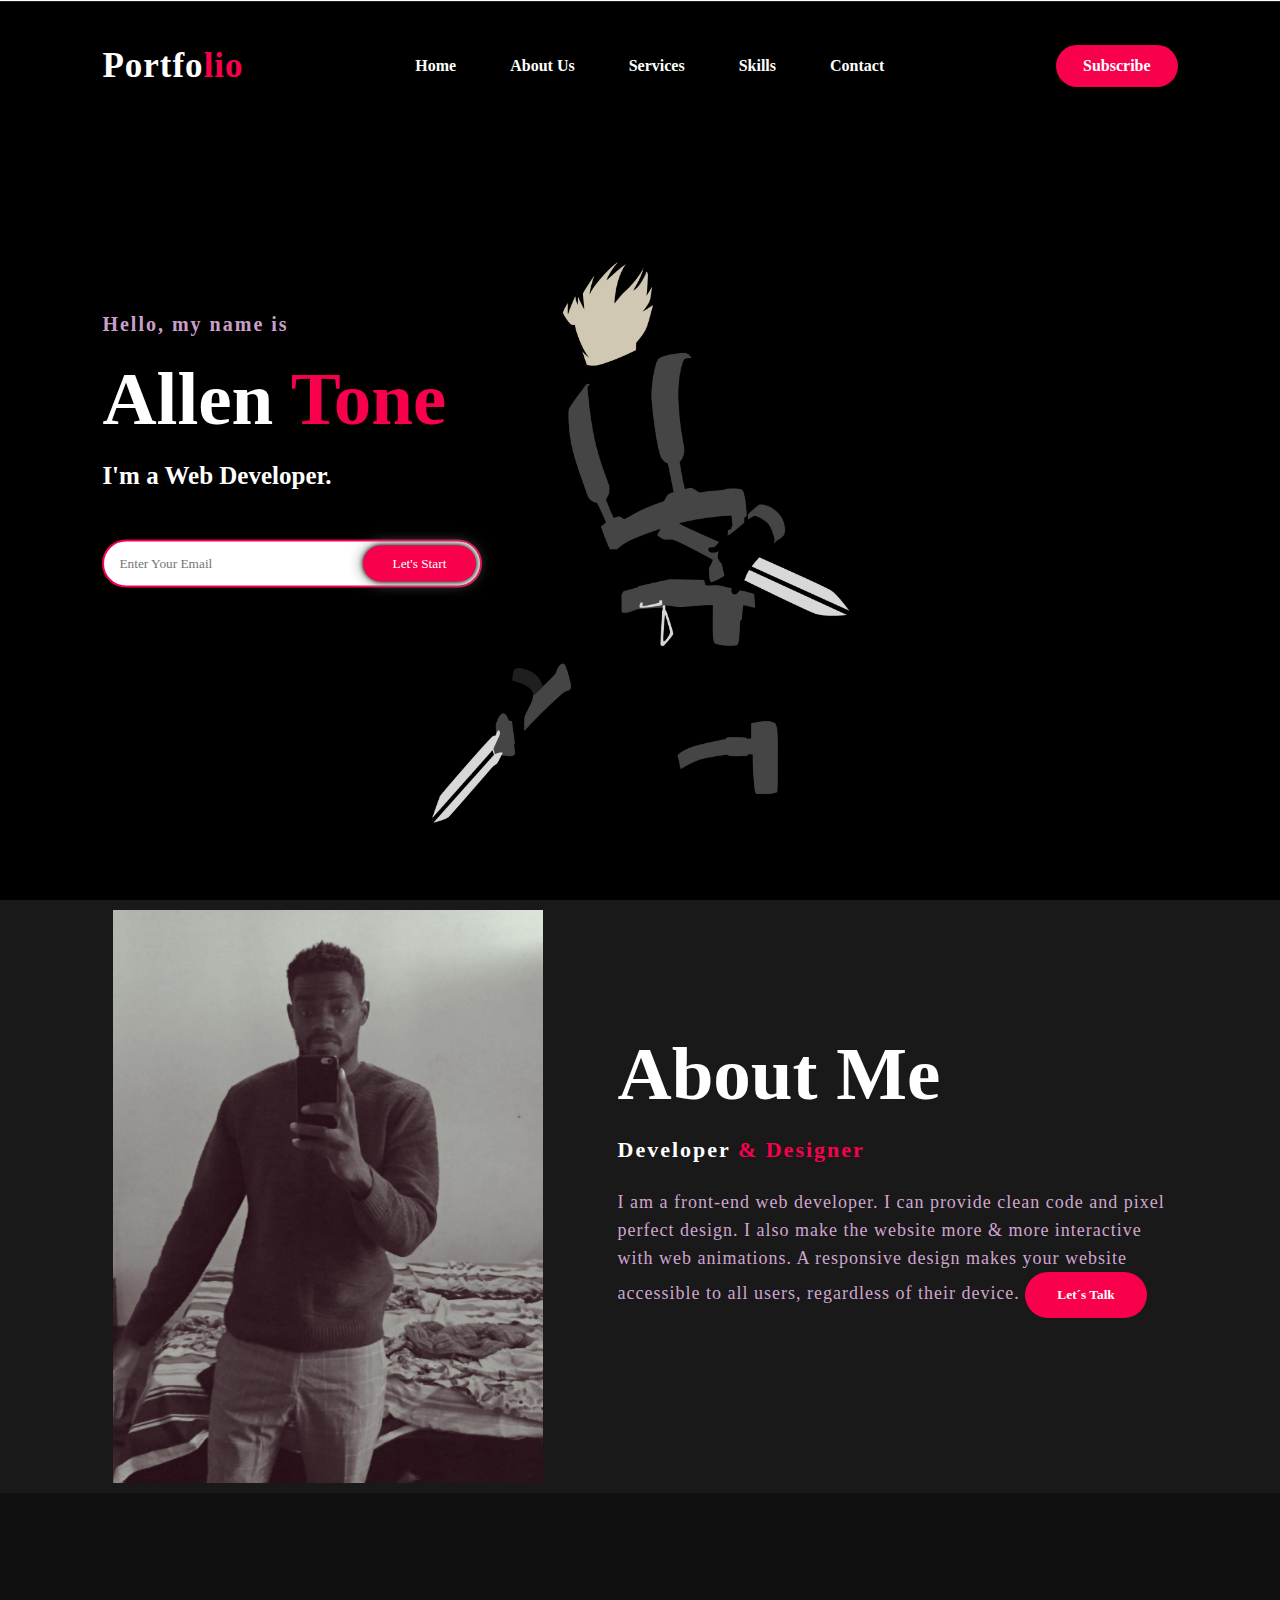
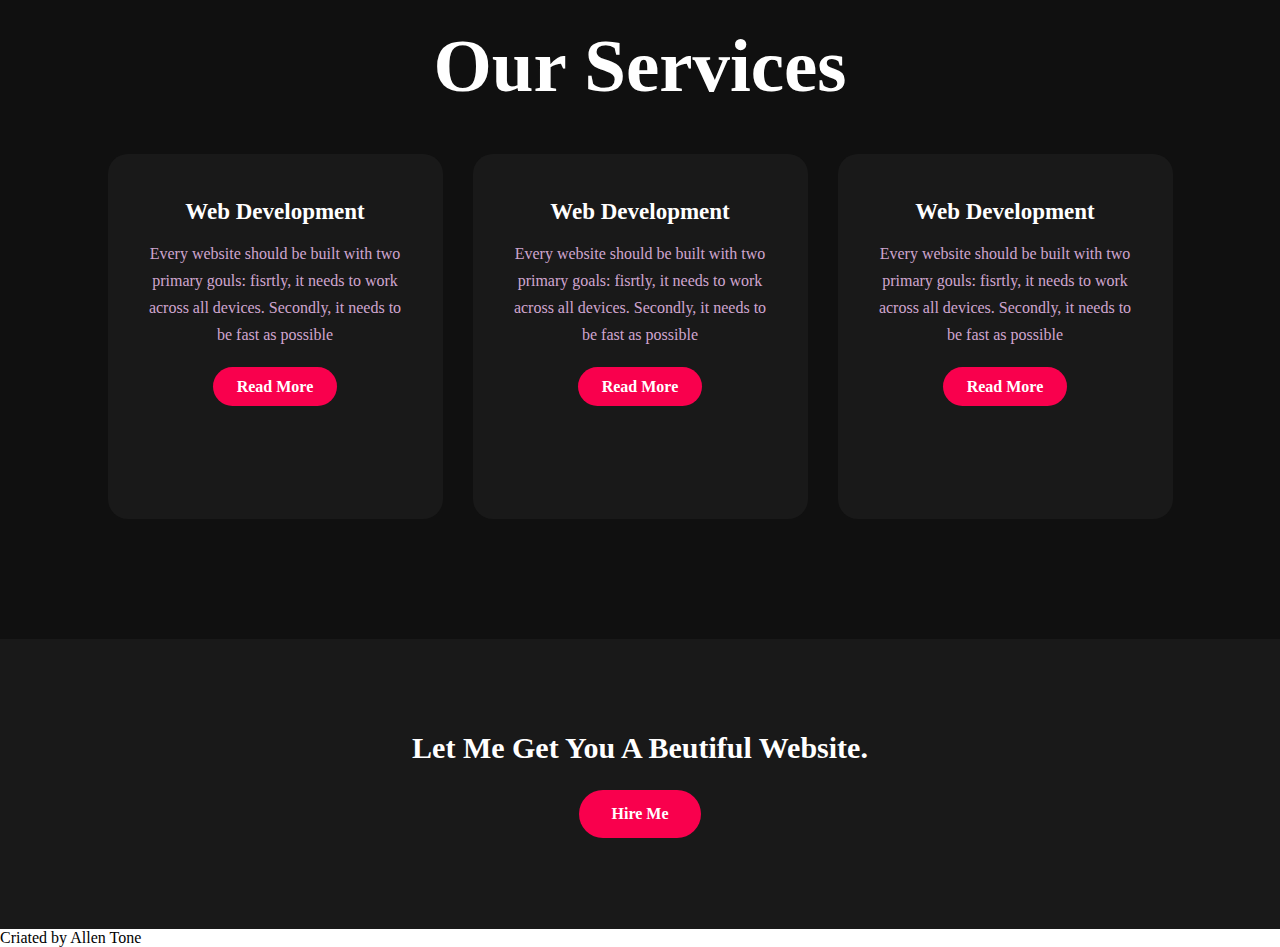
<file: My port/index.html>
<!DOCTYPE html>
<html lang="en">

<head>
    <meta charset="UTF-8">
    <meta http-equiv="X-UA-Compatible" content="IE=edge">
    <meta name="viewport" content="width=device-width, initial-scale=1.0">
    <title>My Portofolio website</title>
    <link rel="stylesheet" href="style.css">
</head>

<body>
    <div class="hero">
        <nav>
            <h2 class=" logo">Portfo<span>lio</span>
            </h2>
            <ul>
                <li>
                    <a href="#">Home </a>
                </li>
                <li>
                    <a href="#">About us</a>
                </li>
                <li>
                    <a href="#">Services</a>
                </li>
                <li>
                    <a href="#">Skills</a>
                </li>
                <li>
                    <a href="#">Contact</a>
                </li>
            </ul>
            <a href="#" class="btn"> Subscribe</a>
        </nav>
        <div class="content">
            <h4>Hello, my name is</h4>
            <h1>Allen <span>Tone</span></h1>
            <h3>I'm a Web Developer.</h3>
            <div class="newslatter">
                <form> <input type="email" name="email" id="mail" placeholder="Enter Your Email"> <input type="submit" name="submit" value="Let's Start"></form>

            </div>
        </div>

    </div>
    <!----- About section satrt----->

    <section class="about">
        <div class="main">
            <img src="imagens/allen.jpg ">
            <div class="about-text">
                <h2>About Me</h2>
                <h5>Developer<span> & Designer</span></h5>
                <p>I am a front-end web developer. I can provide clean code and pixel perfect design. I also make the website more & more interactive with web animations. A responsive design makes your website accessible to all users, regardless of their
                    device.
                    <button type="button">Let´s Talk</button>
                </p>
            </div>
        </div>
    </section>

    <!-----service section start---->

    <div class="service">
        <div class="title">
            <h2>Our Services</h2>
        </div>
        <div class="box">
            <div class="card">

                <i class="fas fa-bars"></i>
                <!--conteúdo baixado da internet  fas fa bars-->
                <h5>Web Development</h5>
                <div class="pra">

                    <p>Every website should be built with two primary gouls: fisrtly, it needs to work across all devices. Secondly, it needs to be fast as possible</p>

                    <p style="text-align: center;">

                        <a class="button" href="#
                ">Read More</a>
                    </p>


                </div>


            </div>


            <div class="card">

                <i class="fas fa-bars"></i>
                <h5>Web Development</h5>
                <div class="pra">

                    <p>Every website should be built with two primary goals: fisrtly, it needs to work across all devices. Secondly, it needs to be fast as possible</p>

                    <p style="text-align: center;">

                        <a class="button" href="#
                ">Read More</a>
                    </p>


                </div>


            </div>



            <div class="card">

                <i class="fas fa-bars"></i>
                <h5>Web Development</h5>
                <div class="pra">

                    <p>Every website should be built with two primary gouls: fisrtly, it needs to work across all devices. Secondly, it needs to be fast as possible</p>

                    <p style="text-align: center;">

                        <a class="button" href="#
                ">Read More</a>
                    </p>


                </div>


            </div>



        </div>
    </div>

    <!--Contact Me -->

    <div class="contact-Me">
        <p>Let Me Get You A Beutiful Website. </p>
        <a class="button-two" href="#">Hire Me</a>
    </div>




</body>
<footer>Criated by Allen Tone</footer>

</html>

</html>
</file>
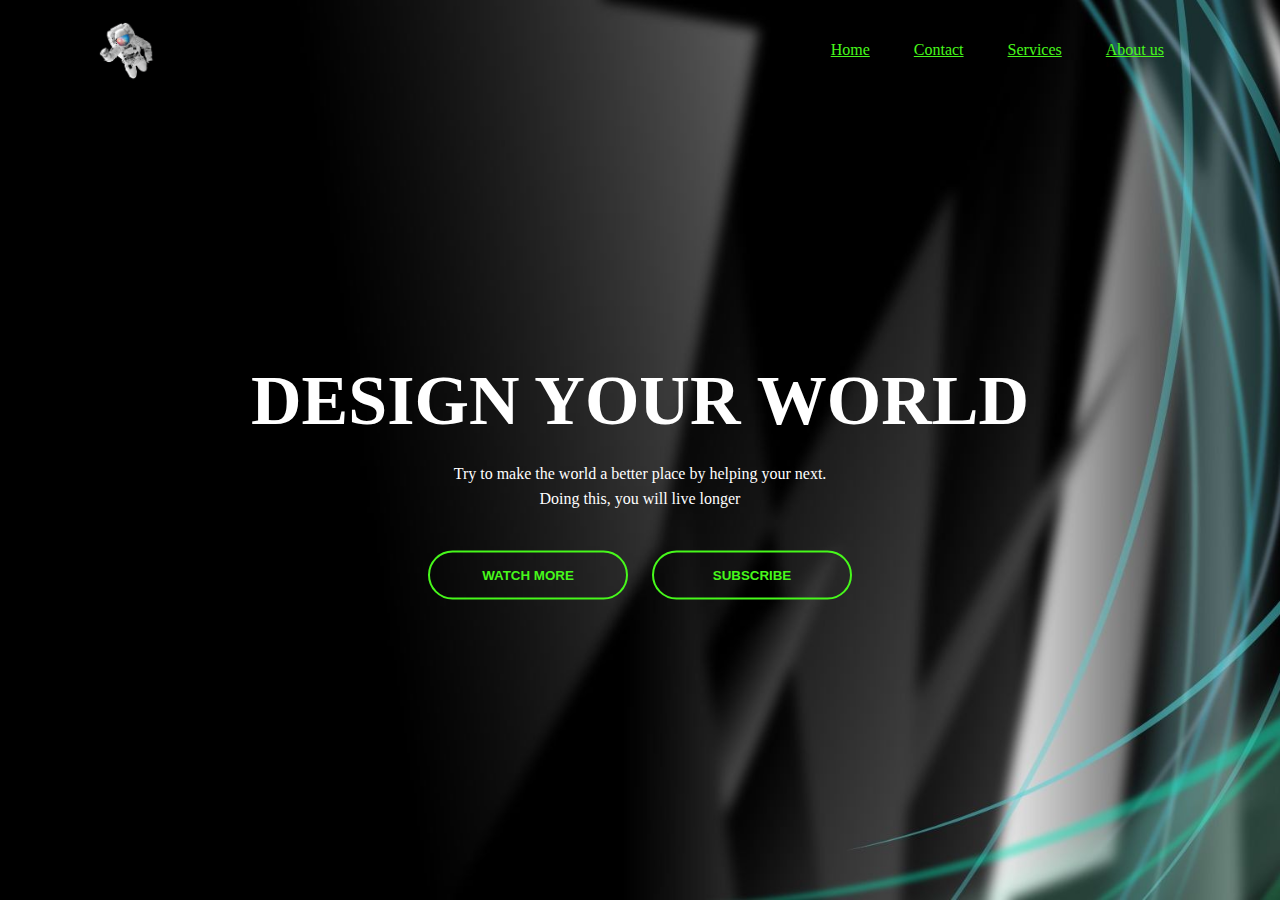
<file: Webpage/index.html>
<!DOCTYPE html>
<html lang="en">

<head>
    <meta charset="UTF-8">
    <meta http-equiv="X-UA-Compatible" content="IE=edge">
    <meta name="viewport" content="width=device-width, initial-scale=1.0">
    <title>Proect Web</title>
    <link rel="stylesheet" href="style.css">
</head>

<body>
    <div class="banner">
        <div class="header">
            <img src="astronauta.png" alt="astro">
            <ul>
                <li><a href="#">Home</a></li>
                <li><a href="#">Contact</a></li>
                <li><a href="#">Services</a></li>
                <li><a href="#">About us</a></li>
            </ul>
        </div>
        <div class="content">
            <h1>DESIGN YOUR WORLD</h1>
            <p>Try to make the world a better place by helping your next. <br> Doing this, you will live longer</p>
            <div> <button>WATCH MORE</button> <button>SUBSCRIBE</button>

            </div>
        </div>











    </div>


</body>

</html>
</file>
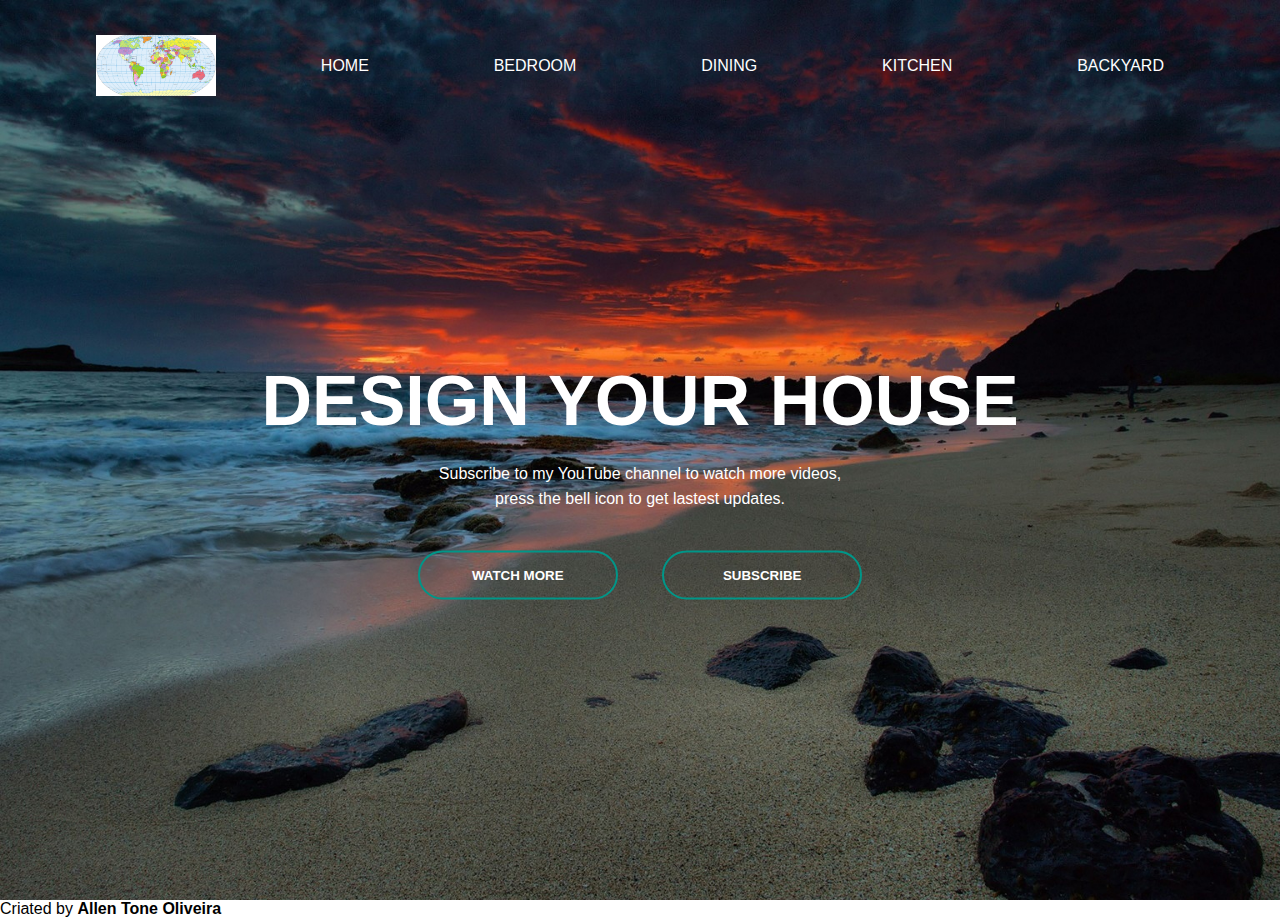
<file: Website project Design your House/index.html>
<!DOCTYPE html>
<html lang="en">

<head>
    <meta charset="UTF-8">
    <meta http-equiv="X-UA-Compatible" content="IE=edge">
    <meta name="viewport" content="width=device-width, initial-scale=1.0">
    <title>How to Make a Website</title>
    <link rel="stylesheet" href="style.css">
</head>

<body>
    <div class="banner">
        <div class="navbar">
            <img src="3-mundo-planisferio-politico-a3.jpg" alt="" class="logo">
            <ul>
                <li><a href="#">Home</a></li>
            </ul>
            <ul>
                <li><a href="#">Bedroom</a></li>
            </ul>
            <ul>
                <li><a href="#">Dining</a></li>
            </ul>
            <ul>
                <li><a href="#">Kitchen</a></li>
            </ul>
            <ul>
                <li>
                    <a href="#">Backyard</a>
                </li>
            </ul>
        </div>
        <div class="content">
            <h1>DESIGN YOUR HOUSE</h1>
            <P>Subscribe to my YouTube channel to watch more videos, <br> press the bell icon to get lastest updates.</P>
            <div>
                <BUTton type="button"> <span></span> WATCH MORE</BUTton>
                <BUTton type="button"><span></span>  SUBSCRIBE</BUTton>
            </div>
        </div>

    </div>


</body>
<footer>Criated by
    <strong>Allen Tone Oliveira</strong>

</footer>

</html>
</file>
<file: My port/style.css>
* {
    padding: 0;
    margin: 0;
    font-family: jesfin sans-serif;
    box-sizing: border-box;
}

.hero {
    height: 100vh;
    width: 100%;
    background-image: url(imagens/568185.png);
    background-size: cover;
    background-position: center;
}

nav {
    display: flex;
    align-items: center;
    justify-content: space-between;
    padding-top: 45px;
    padding-left: 8%;
    padding-right: 8%;
}

.logo {
    color: white;
    font-size: 35px;
    letter-spacing: 1px;
    cursor: pointer;
}

span {
    color: #f9004d;
}

nav ul li {
    list-style-type: none;
    display: inline-block;
    padding: 10px 25px;
}

nav ul li a {
    color: white;
    text-decoration: none;
    font-weight: bold;
    text-transform: capitalize;
}

nav ul li a:hover {
    color: #f9004d;
    transition: .4s;
}

.btn {
    background-color: #f9004d;
    color: white;
    text-decoration: none;
    border: 2px solid transparent;
    font-weight: bold;
    padding: 10px 25px;
    border-radius: 30px;
    transition: transform .4s;
}

.btn:hover {
    transform: scale(1.2);
}

.content {
    position: absolute;
    top: 50%;
    left: 8%;
    transform: translateY(-50%);
}

h1 {
    color: white;
    margin: 20px 0px 20px;
    font-size: 75px;
}

h3 {
    color: white;
    font-size: 25px;
    margin-bottom: 50px;
}

h4 {
    color: #fcfc;
    letter-spacing: 2px;
    font-size: 20px;
}

.newslatter form {
    width: 380px;
    max-width: 100%;
    position: relative;
}

.newslatter form input:first-child {
    display: inline-block;
    width: 100%;
    padding: 14px 130px 14px 15px;
    border: 2px solid #f9004d;
    outline: none;
    border-radius: 30px;
}

.newslatter form input:last-child {
    position: absolute;
    display: inline-block;
    outline: none;
    border: none;
    padding: 10px 30px;
    background-color: #f9004d;
    color: white;
    box-shadow: 0px 0px 5px #000, 0px 0px 15px #858585;
    top: 6px;
    right: 6px;
    border-radius: 30px;
}

.about {
    width: 100%;
    padding: 10px 0px;
    background-color: #191919;
}

.about img {
    height: auto;
    width: 430px;
}

.about-text {
    width: 550px;
}

.main {
    width: 1130px;
    max-width: 95%;
    margin: 0 auto;
    display: flex;
    align-items: center;
    justify-content: space-around;
}

.about-text h2 {
    color: white;
    font-size: 75px;
    text-transform: capitalize;
    margin-bottom: 20px;
}

.about-text h5 {
    color: white;
    letter-spacing: 2px;
    font-size: 22px;
    margin-bottom: 25px;
    text-transform: capitalize;
}

.about-text p {
    color: #fcfc;
    letter-spacing: 1px;
    line-height: 28px;
    font-size: 18px;
    margin-bottom: 45px;
}

button {
    background-color: #f9004d;
    color: white;
    text-decoration: none;
    border: 2px solid transparent;
    font-weight: bold;
    padding: 13px 30px;
    border-radius: 30px;
    transition: .4s;
}

button:hover {
    background-color: transparent;
    border: 2px solid #f9004d;
    cursor: pointer;
}

.service {
    background: #101010;
    width: 100%;
    padding: 100px 0px;
}

.title h2 {
    color: white;
    font-size: 75px;
    width: 1130px;
    margin: 30px auto;
    text-align: center;
}

.box {
    display: flex;
    justify-content: center;
    text-align: center;
    min-height: 400px;
}

.card {
    height: 365px;
    width: 335px;
    padding: 20px 35px;
    background: #191919;
    border-radius: 20px;
    position: relative;
    overflow: hidden;
    text-align: center;
    margin: 15px;
}

.card i {
    font-size: 50px;
    display: block;
    text-align: center;
    margin: 25px 0px;
    color: #f9004d;
}

h5 {
    color: white;
    font-size: 23px;
    margin-bottom: 15px;
}

.pra p {
    color: #fcfc;
    font-size: 16px;
    line-height: 27px;
    margin-bottom: 25px;
}

.card .button {
    background-color: #f9004d;
    color: white;
    text-decoration: none;
    border: 2px solid transparent;
    font-weight: bold;
    padding: 9px 22px;
    border-radius: 30px;
    transition: .4s;
}

.card .button:hover {
    background-color: transparent;
    border: 2px solid #f9004d;
    cursor: pointer;
}

.contact-Me {
    width: 100%;
    height: 290px;
    background: #191919;
    display: flex;
    align-items: center;
    flex-direction: column;
    justify-content: center;
}

.contact-Me p {
    color: white;
    font-size: 30px;
    font-weight: bold;
    margin-bottom: 25px;
}

.contact-Me .button-two {
    background-color: #f9004d;
    color: white;
    text-decoration: none;
    border: 2px solid transparent;
    font-weight: bold;
    padding: 13px 30px;
    border-radius: 30px;
    transition: .4s;
}

.contact-Me .button-two:hover {
    background-color: transparent;
    border: 2px solid #f9004d;
    cursor: pointer;
}
</file>
<file: Webpage/style.css>
* {
    margin: 0;
    padding: 0px;
}

.banner {
    width: 100%;
    height: 100vh;
    background-image: url(346487.jpg);
    background-size: cover;
    background-position: center;
}

.header {
    width: 85%;
    margin: auto;
    padding: 20px 0;
    display: flex;
    align-items: center;
    justify-content: space-between;
}

.header img {
    width: 60px;
}

.header ul li {
    list-style: none;
    display: inline-block;
    margin: 0 20px;
}

ul li a {
    color: rgb(71, 248, 27);
}

.content {
    color: white;
    width: 100%;
    top: 50%;
    position: absolute;
    text-align: center;
    transform: translateY(-50%);
}

.content h1 {
    font-size: 70px;
    margin-top: 80px;
}

.content p {
    margin: 20px auto;
    font-weight: 100px;
    line-height: 25px;
}

button {
    width: 200px;
    padding: 15px 0;
    text-align: center;
    margin: 20px 10px;
    border-radius: 25px;
    font-weight: bold;
    border: 2px solid;
    background: transparent;
    color: rgb(71, 248, 27);
    ;
    cursor: pointer;
}
</file>
<file: Website project Design your House/style.css>
* {
    margin: 0;
    padding: 0;
    font-family: sans-serif;
}

.banner {
    width: 100%;
    height: 100vh;
    background-image: url(windo.jpg);
    background-size: cover;
    background-position: center;
}

.navbar {
    width: 85%;
    margin: auto;
    padding: 35px 0;
    display: flex;
    align-items: center;
    justify-content: space-between;
}

.logo {
    width: 120px;
    cursor: pointer;
}

.navbar ul li {
    list-style: none;
    display: inline-block;
    margin: 0 20px;
    position: relative;
}

.navbar ul li a {
    text-decoration: none;
    color: white;
    text-transform: uppercase;
}

.navbar ul li::after {
    content: "";
    height: 3px;
    width: 0%;
    background: #009688;
    position: absolute;
    left: 0;
    bottom: -10px;
    transition: 0.5s;
}

.navbar ul li:hover::after {
    width: 100%;
}

.content {
    width: 100%;
    position: absolute;
    top: 50%;
    transform: translateY(-50%);
    text-align: center;
    color: white;
}

.content h1 {
    font-size: 70px;
    margin-top: 80px;
}

.content p {
    margin: 20px auto;
    font-weight: 100px;
    line-height: 25px;
}

button {
    width: 200px;
    padding: 15px 0;
    text-align: center;
    margin: 20px;
    border-radius: 25px;
    font-weight: bold;
    border: 2px solid #009688;
    background: transparent;
    color: white;
    cursor: pointer;
    position: relative;
    overflow: hidden;
}

span {
    background: #009688;
    height: 100%;
    width: 0%;
    border-radius: 25px;
    position: absolute;
    left: 0;
    bottom: 0;
    z-index: -1;
    transition: 0.5s;
}

button:hover span {
    width: 100%;
}

button:hover {
    border: none
}
</file>
